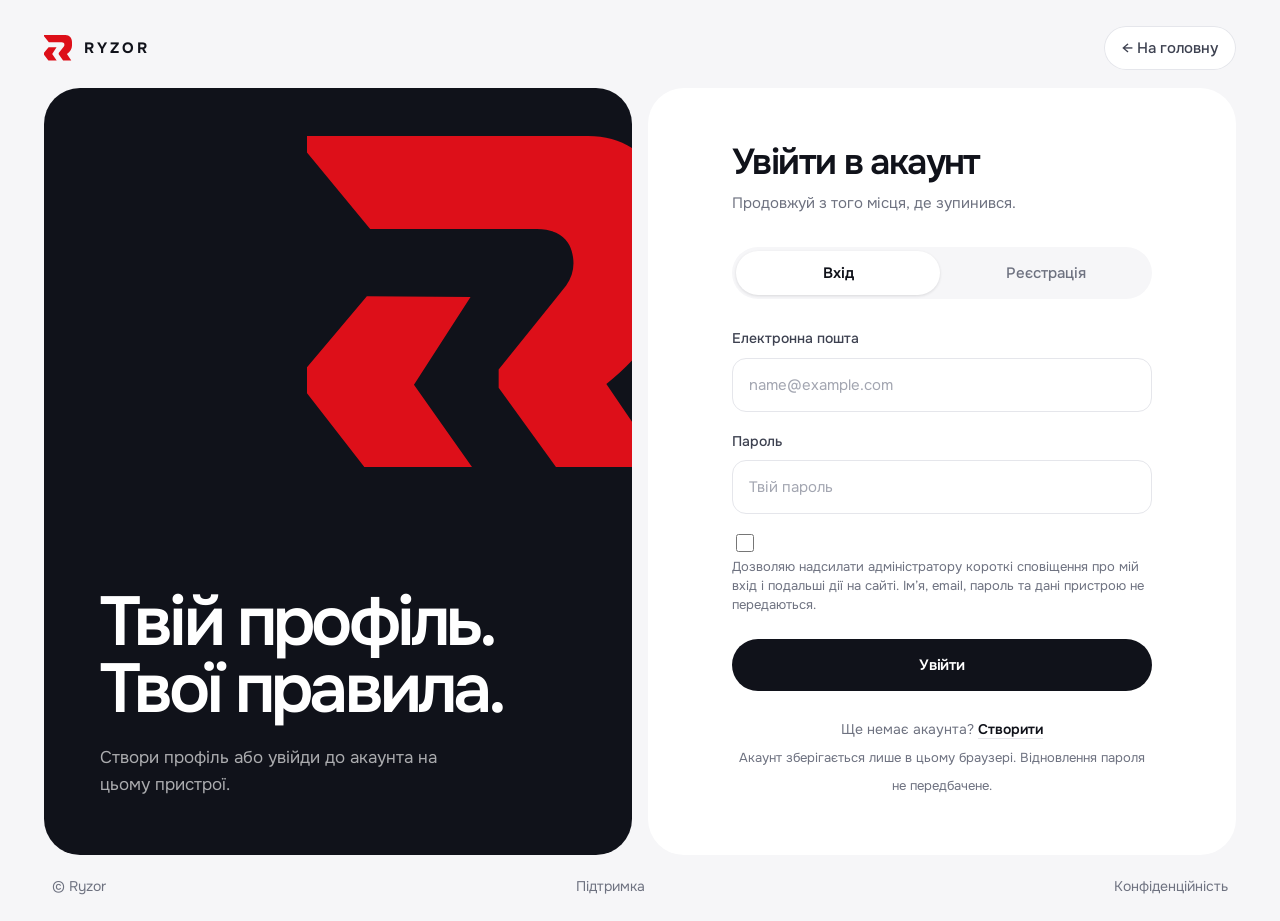
<file: auth.html>
<!doctype html>
<html lang="uk">
<head>
  <meta charset="utf-8">
  <meta name="viewport" content="width=device-width, initial-scale=1">
  <meta name="theme-color" content="#f6f6f8">
  <meta name="referrer" content="no-referrer">
  <meta name="description" content="Локальна реєстрація та вхід у RYZOR.">
  <title>Акаунт — RYZOR</title>
  <link rel="icon" href="assets/favicon.svg" type="image/svg+xml">
  <link rel="icon" href="assets/favicon-32.png" sizes="32x32" type="image/png">
  <link rel="apple-touch-icon" href="assets/apple-touch-icon.png">
  <link rel="stylesheet" href="base.css">
  <link rel="stylesheet" href="auth.css">
  <script src="api-config.js" defer></script>
  <script src="telegram.js" defer></script>
  <script src="auth.js" defer></script>
</head>
<body>
  <main class="auth-shell">
    <header class="auth-top">
      <a class="brand" href="index.html"><svg class="logo-mark" viewBox="0 0 100 91" aria-hidden="true"><path d="M16.4 43.9 0 63.4v7.1l15.7 20.2h29.5L29.3 68.2l15.5-24.1z"/><path d="M0 0h77c14 0 23 11 23 25v13c0 11-7 21-18 30l15.5 22.7H68.2L52.5 69v-5L71 41c2-3 2.5-6 1.5-9.5-.8-3-3.5-6-9.5-6H17.3L0 4.5z"/></svg><span>RYZOR</span></a>
      <a class="back-link" href="index.html">← На головну</a>
    </header>
    <section class="auth-layout">
      <aside class="auth-aside">
        <div class="eyebrow"><i></i> RYZOR / ACCOUNT</div>
        <h1>Твій профіль.<br>Твої правила.</h1>
        <p>Створи профіль або увійди до акаунта на цьому пристрої.</p>
        <div class="aside-foot"><span>LOCAL ACCOUNT</span><b>01 — 01</b></div>
        <div class="orbit orbit-one"></div><div class="orbit orbit-two"></div>
      </aside>
      <section class="auth-card" aria-labelledby="authTitle">
        <div class="card-topline"><span>ACCOUNT</span><span>LOCAL ACCESS</span></div>
        <div id="authMain">
          <div class="auth-heading">
            <div class="eyebrow">WELCOME TO RYZOR</div>
            <h2 id="authTitle">Увійти в акаунт</h2>
            <p id="authSubtitle">Продовжуй з того місця, де зупинився.</p>
          </div>
          <div class="mode-switch" role="tablist" aria-label="Тип доступу">
            <button class="mode-tab is-active" type="button" data-mode="login" role="tab" aria-selected="true">Вхід</button>
            <button class="mode-tab" type="button" data-mode="register" role="tab" aria-selected="false">Реєстрація</button>
          </div>
          <section class="auth-mode" id="loginPanel">
            <form id="loginForm" class="auth-form">
              <label class="field"><span>Електронна пошта</span><input name="email" type="email" autocomplete="email" placeholder="name@example.com" maxlength="254" required></label>
              <label class="field"><span>Пароль</span><input name="password" type="password" autocomplete="current-password" placeholder="Твій пароль" minlength="10" maxlength="128" required></label>
              <label class="privacy-consent notify-consent"><input type="checkbox" name="telegramNotifyConsent"><span>Дозволяю надсилати адміністратору короткі сповіщення про мій вхід і подальші дії на сайті. Ім’я, email, пароль та дані пристрою не передаються.</span></label>
              <button class="submit-button" type="submit">Увійти</button>
            </form>
            <p class="switch-note">Ще немає акаунта? <button type="button" class="inline-action" data-switch="register">Створити</button><br><span class="fineprint">Акаунт зберігається лише в цьому браузері. Відновлення пароля не передбачене.</span></p>
          </section>
          <section class="auth-mode" id="registerPanel" hidden>
            <form id="registerForm" class="auth-form">
              <label class="field"><span>Повне ім’я</span><input name="fullName" type="text" autocomplete="name" placeholder="Ім’я та прізвище" minlength="3" maxlength="100" required></label>
              <label class="field"><span>Електронна пошта</span><input name="email" type="email" autocomplete="email" placeholder="name@example.com" maxlength="254" required></label>
              <label class="field"><span>Придумай пароль</span><input name="password" type="password" autocomplete="new-password" placeholder="Мінімум 10 символів" minlength="10" maxlength="128" required></label>
              <label class="field"><span>Повтори пароль</span><input name="passwordConfirm" type="password" autocomplete="new-password" placeholder="Введи пароль ще раз" minlength="10" maxlength="128" required></label>
              <div class="password-rule">Не використовуй пароль від пошти чи інших сервісів.</div>
              <label class="privacy-consent"><input type="checkbox" name="privacyConsent" required><span>Я ознайомився(-лася) з <a href="privacy.html" target="_blank" rel="noopener noreferrer">Політикою конфіденційності</a>.</span></label>
              <label class="privacy-consent notify-consent"><input type="checkbox" name="telegramNotifyConsent"><span>Дозволяю надсилати адміністратору короткі сповіщення про реєстрацію та подальші дії на сайті. Ім’я, email, пароль та дані пристрою не передаються.</span></label>
              <button class="submit-button" type="submit">Створити акаунт</button>
            </form>
            <p class="switch-note">Вже маєш акаунт? <button type="button" class="inline-action" data-switch="login">Увійти</button></p>
          </section>
        </div>
        <section id="accountPanel" class="account-panel" hidden>
          <div class="account-avatar" id="accountAvatar">R</div>
          <div class="eyebrow">LOCAL PROFILE</div>
          <h2 id="accountName">Твій акаунт</h2>
          <p id="accountEmail" class="account-email"></p>
          <div class="account-meta"><span>Статус</span><b>Профіль на цьому пристрої</b></div>
          <section class="account-subscription" aria-live="polite"><div class="account-section-head"><b>Підписка</b><button type="button" id="refreshAccount" class="inline-action">Оновити</button></div><p id="accountPlanName">Без активної підписки</p><small id="accountPlanMeta">Тут показуються лише локально збережені заявки.</small></section>
          <section class="account-orders"><b>Останні заявки</b><div id="accountOrders"><p class="account-muted">Заявок поки немає.</p></div></section>
          <button type="button" class="account-export-button" id="exportAccountButton">Завантажити мої дані</button>
          <a href="index.html" class="submit-button account-home">На головну</a>
          <button type="button" class="logout-button" id="logoutButton">Вийти з акаунта</button>
          <button type="button" class="delete-account-button" id="deleteAccountButton">Видалити акаунт і дані</button>
        </section>
        <div class="auth-status" id="authStatus" role="status" aria-live="polite" hidden></div>
        <div class="card-bottomline"><span>RYZOR ACCOUNT</span><span>THIS DEVICE ONLY</span></div>
      </section>
    </section>
    <footer class="auth-footer"><span>© Ryzor</span><a href="index.html#support">Підтримка</a><a href="privacy.html">Конфіденційність</a></footer>
  </main>
</body>
</html>
</file>
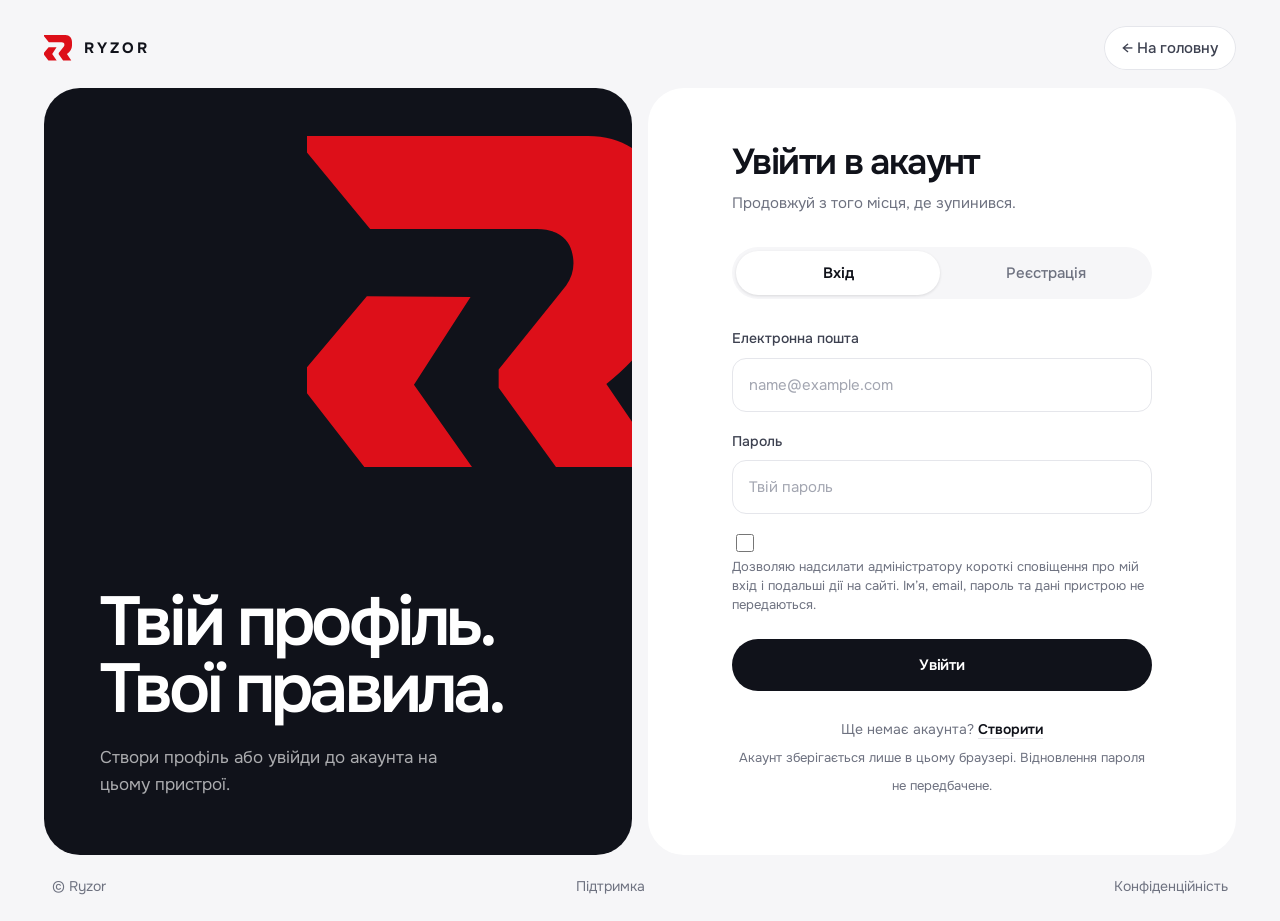
<file: payment.html>
<!doctype html>
<html lang="uk">
<head>
  <meta charset="utf-8">
  <meta name="viewport" content="width=device-width, initial-scale=1">
  <meta name="theme-color" content="#f6f6f8">
  <meta name="referrer" content="no-referrer">
  <meta name="description" content="Оформлення тарифу RYZOR.">
  <title>RYZOR — оформлення тарифу</title>
  <link rel="icon" href="assets/favicon.svg" type="image/svg+xml">
  <link rel="icon" href="assets/favicon-32.png" sizes="32x32" type="image/png">
  <link rel="apple-touch-icon" href="assets/apple-touch-icon.png">
  <link rel="stylesheet" href="base.css">
  <link rel="stylesheet" href="payment.css">
  <script src="api-config.js" defer></script>
  <script src="telegram.js" defer></script>
  <script src="payment.js" defer></script>
</head>
<body class="payment-page">
  <header class="payment-header">
    <a class="payment-brand" href="index.html" aria-label="RYZOR — на головну"><svg class="logo-mark" viewBox="0 0 100 91" aria-hidden="true"><path d="M16.4 43.9 0 63.4v7.1l15.7 20.2h29.5L29.3 68.2l15.5-24.1z"/><path d="M0 0h77c14 0 23 11 23 25v13c0 11-7 21-18 30l15.5 22.7H68.2L52.5 69v-5L71 41c2-3 2.5-6 1.5-9.5-.8-3-3.5-6-9.5-6H17.3L0 4.5z"/></svg><span>RYZOR</span></a>
    <a class="payment-back" href="index.html#plans"><span aria-hidden="true">←</span> Повернутися до тарифів</a>
  </header>
  <main class="payment-main">
    <div class="payment-heading"><h1>Оформлення тарифу</h1><p>Обери тариф і створи серійний код для менеджера.</p></div>
    <div class="payment-steps" aria-label="Етапи оформлення">
      <div class="payment-step is-active" data-step-indicator="1"><span>1</span><b>Тариф</b></div><i></i>
      <div class="payment-step" data-step-indicator="2"><span>2</span><b>Серійний код</b></div>
    </div>

    <section class="checkout-layout" id="checkoutStepOne">
      <form class="checkout-card" id="checkoutForm">
        <div class="checkout-card-head"><div><span class="checkout-kicker">Крок 1 з 2</span><h2>Твоє замовлення</h2></div><span class="checkout-head-icon"><svg viewBox="0 0 24 24"><path d="M4 7h16M6 7V4h12v3M6 7v13h12V7M9 11h6M9 15h6"/></svg></span></div>
        <div class="checkout-fields">
          <label class="checkout-field"><span>Нікнейм у Ryzor</span><input name="nickname" id="checkoutNickname" type="text" minlength="2" maxlength="24" placeholder="Player_ua" autocomplete="nickname" required></label>
          <label class="checkout-field"><span>Тариф</span><select name="plan" id="checkoutPlan" required><option value="free">Безкоштовний — 0 ₴</option><option value="pro" selected>Професійний — 299 ₴ / місяць (−50%)</option><option value="unlimited">Безлімітний — 499 ₴ / місяць (−50%)</option></select></label>
          <input type="hidden" name="fullName" id="checkoutFullName">
          <input type="hidden" name="email" id="checkoutEmail">
        </div>
        <label class="checkout-consent checkout-privacy-consent"><input id="checkoutPrivacyConsent" type="checkbox" required><span>Я ознайомився(-лася) з <a href="privacy.html" target="_blank" rel="noopener noreferrer">Політикою конфіденційності</a>.</span></label>
        <label class="checkout-consent checkout-privacy-consent"><input id="telegramNotifyConsent" name="telegramNotifyConsent" type="checkbox"><span>Дозволяю надіслати адміністратору Telegram сповіщення про заявку: тариф і серійний код. Ім’я та email не передаються.</span></label>
        <button class="checkout-primary" id="checkoutContinue" type="submit">Створити серійний код <svg viewBox="0 0 24 24"><path d="M5 12h14m-6-6 6 6-6 6"/></svg></button>
        <div class="payment-submit-status is-error" id="checkoutStepStatus" role="status" aria-live="polite" hidden></div>
      </form>
      <aside class="order-summary">
        <span class="summary-kicker">Обраний тариф</span>
        <h3 id="summaryPlanName">Професійний</h3><p id="summaryPlanDescription">Для регулярних ігрових сесій.</p>
        <div class="summary-price"><del id="summaryOldPrice" hidden></del><strong id="summaryPlanPrice">299 ₴</strong><span id="summaryPlanPeriod">/ 30 днів</span><em id="summaryDiscount" hidden>−50%</em></div>
        <div class="summary-divider"></div>
        <div class="summary-line"><span>Тариф</span><b id="summaryPlanShort">Професійний</b></div>
        <div class="summary-line"><span>Тривалість</span><b id="summaryPlanDuration">30 днів</b></div>
        <div class="summary-line summary-total"><span>Вартість</span><b id="summaryTotal">299 ₴</b></div>
      </aside>
    </section>

    <section class="payment-success" id="paymentSuccess" hidden>
      <div class="success-mark"><svg viewBox="0 0 24 24"><path d="m5 12 4.5 4.5L19 7"/></svg></div>
      <span class="checkout-kicker">КОД СТВОРЕНО</span>
      <h2>Напиши менеджеру</h2>
      <p>Щоб отримати тариф, напиши менеджеру у Telegram та надішли повідомлення з цим серійним кодом.</p>
      <div class="success-plan">Обраний тариф: <strong id="successPlanName">Професійний</strong></div>
      <div class="success-order"><span>Серійний код</span><b id="successOrderId">—</b></div>
      <button class="checkout-primary success-copy-button" type="button" id="copySerial">Скопіювати повідомлення</button>
      <a class="telegram-fallback success-telegram-link" href="https://t.me/st0fen" target="_blank" rel="noopener noreferrer">Написати менеджеру у Telegram</a>
      <a class="checkout-primary success-home" href="index.html">Повернутися на сайт</a>
    </section>

    <p class="payment-legal">Умови отримання тарифу та наступні кроки узгоджуються з менеджером у Telegram.</p>
  </main>
  <div class="payment-toast" id="paymentToast" role="status" aria-live="polite"></div>
  <footer class="payment-footer"><span>© <span id="paymentYear"></span> RYZOR</span><a href="privacy.html">Політика конфіденційності</a></footer>
</body>
</html>
</file>
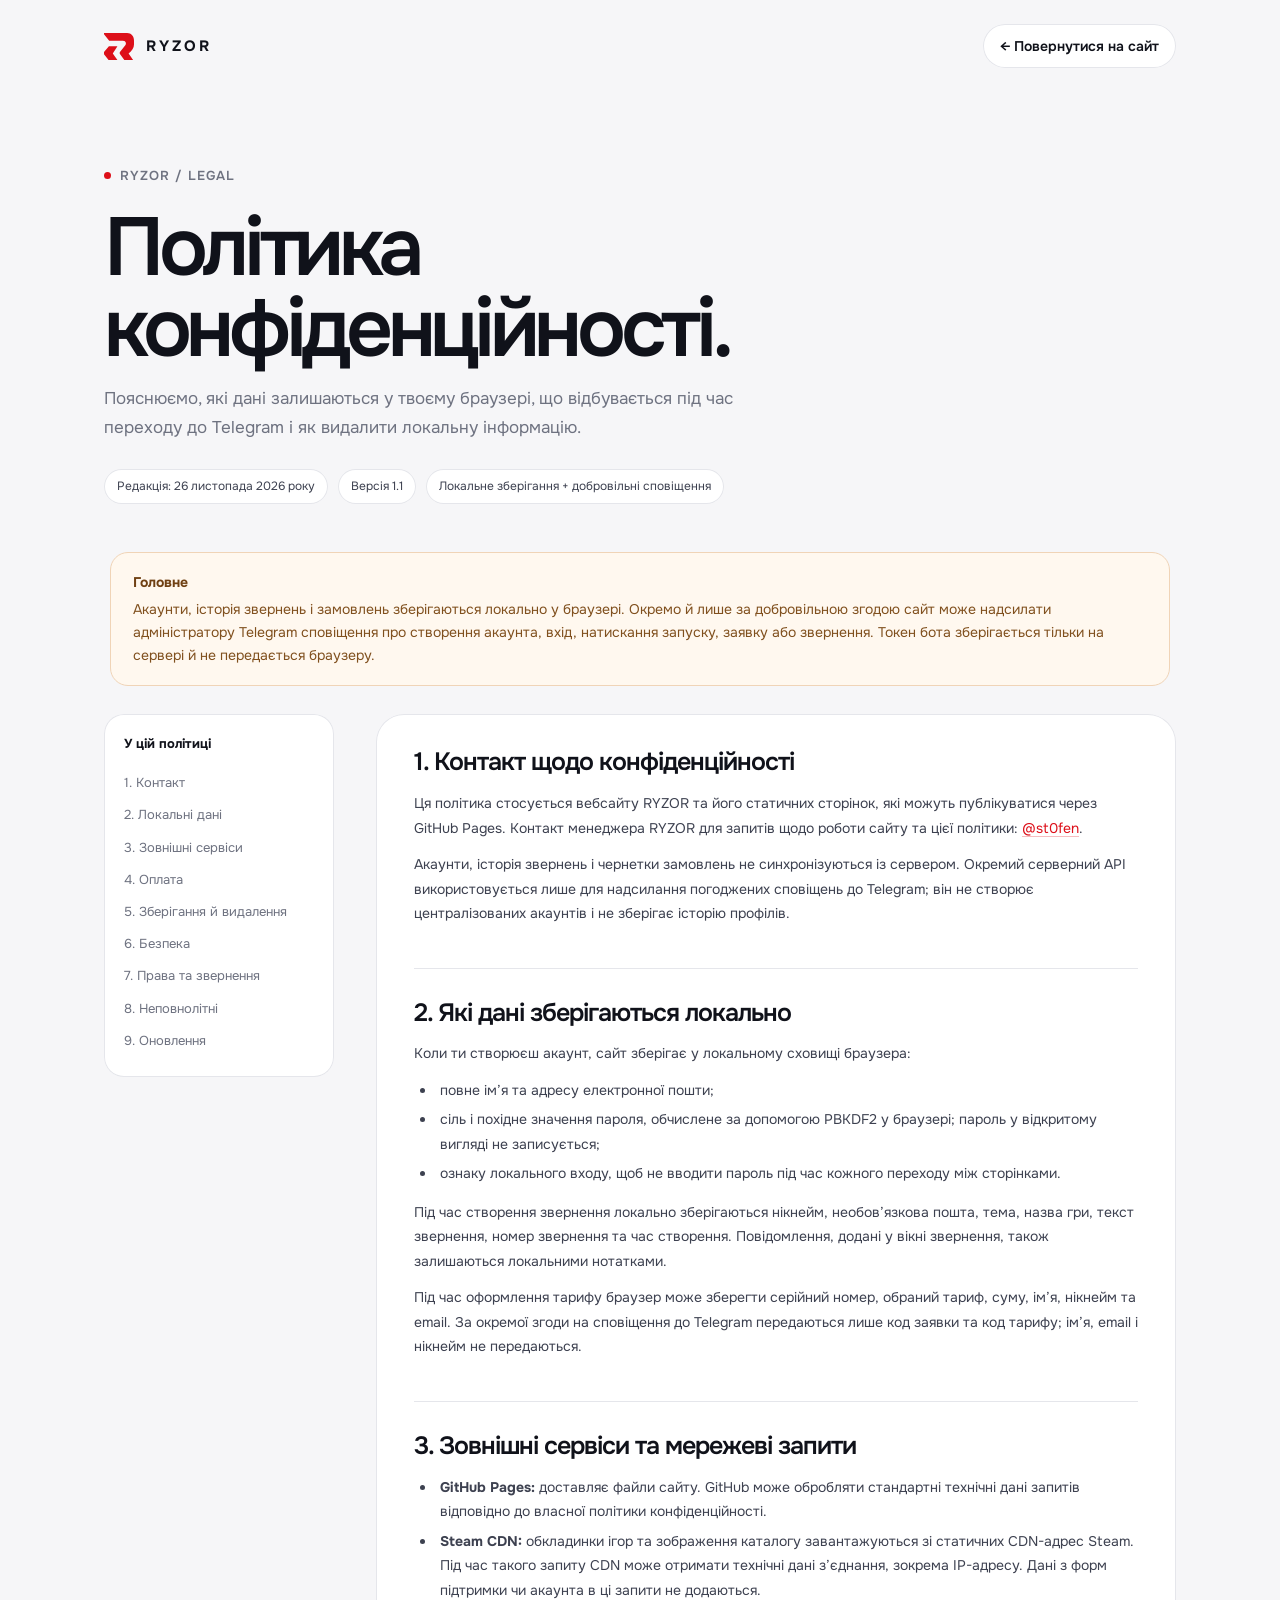
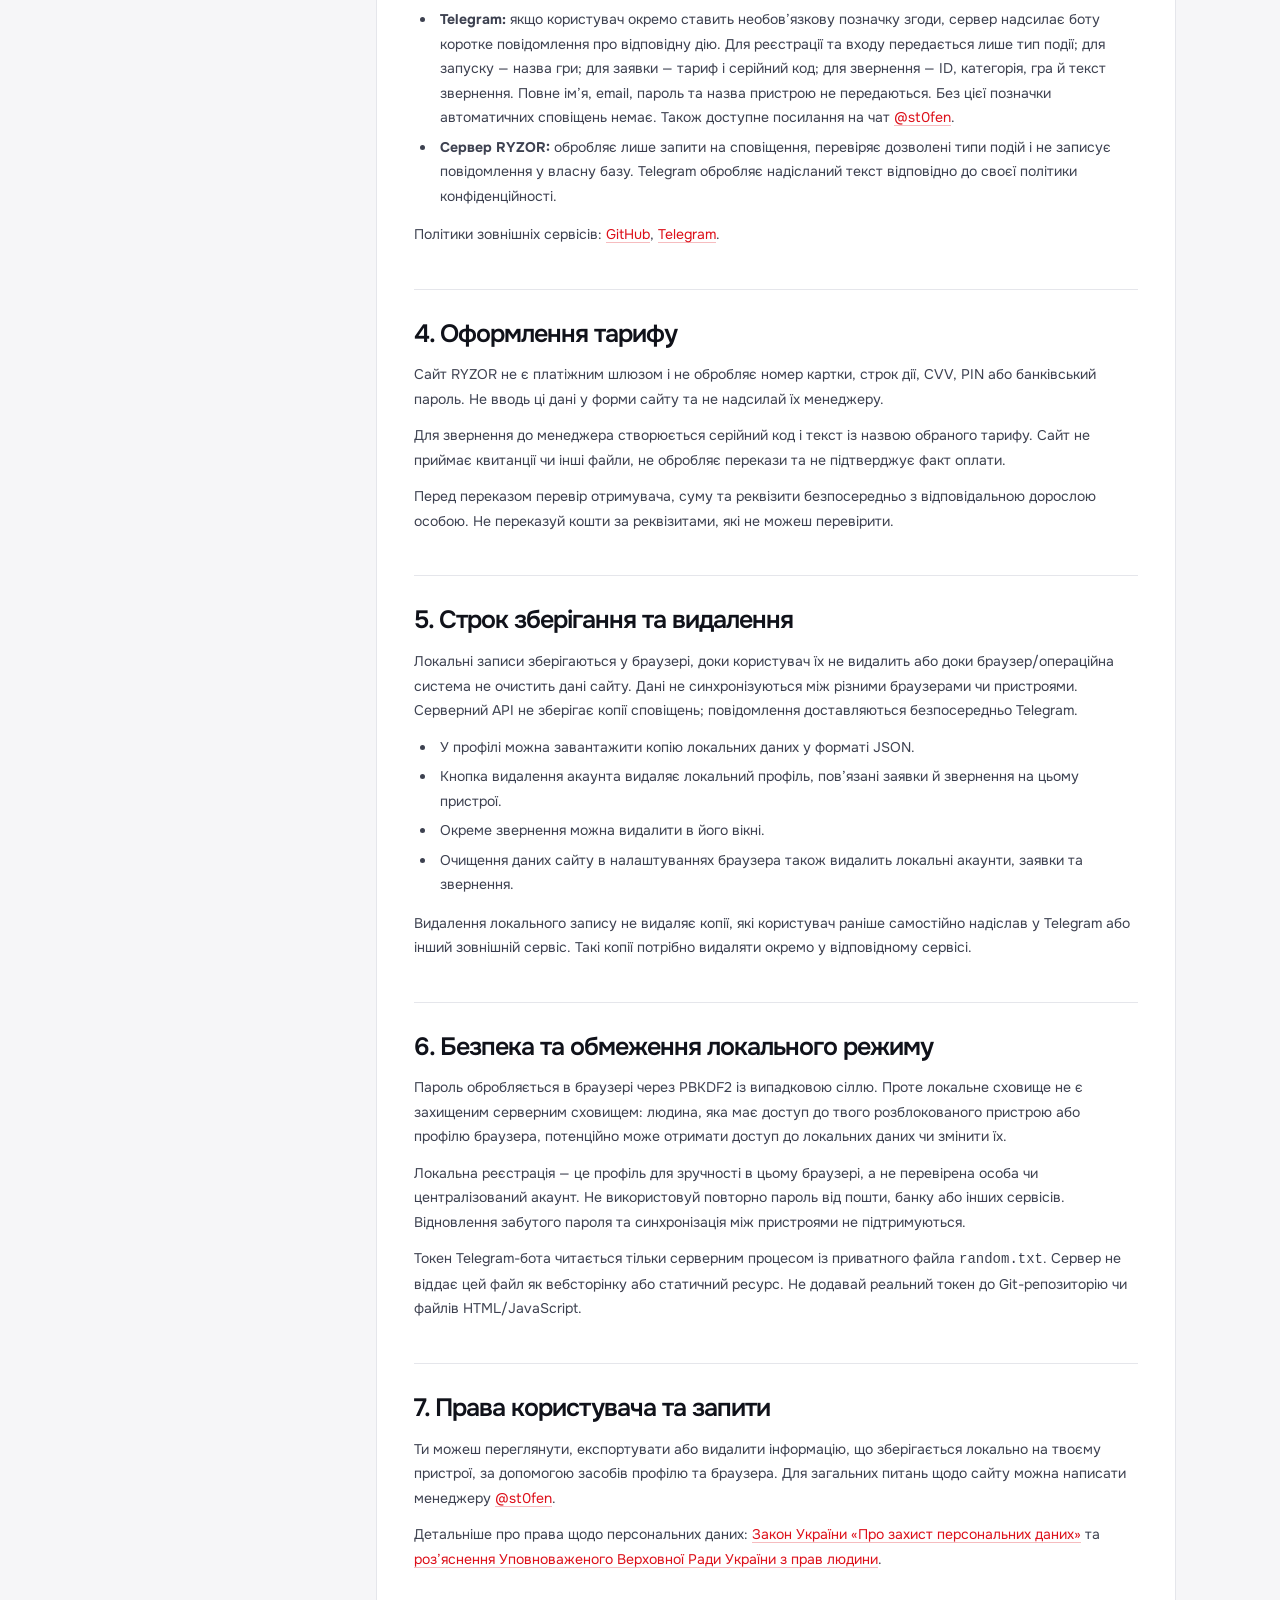
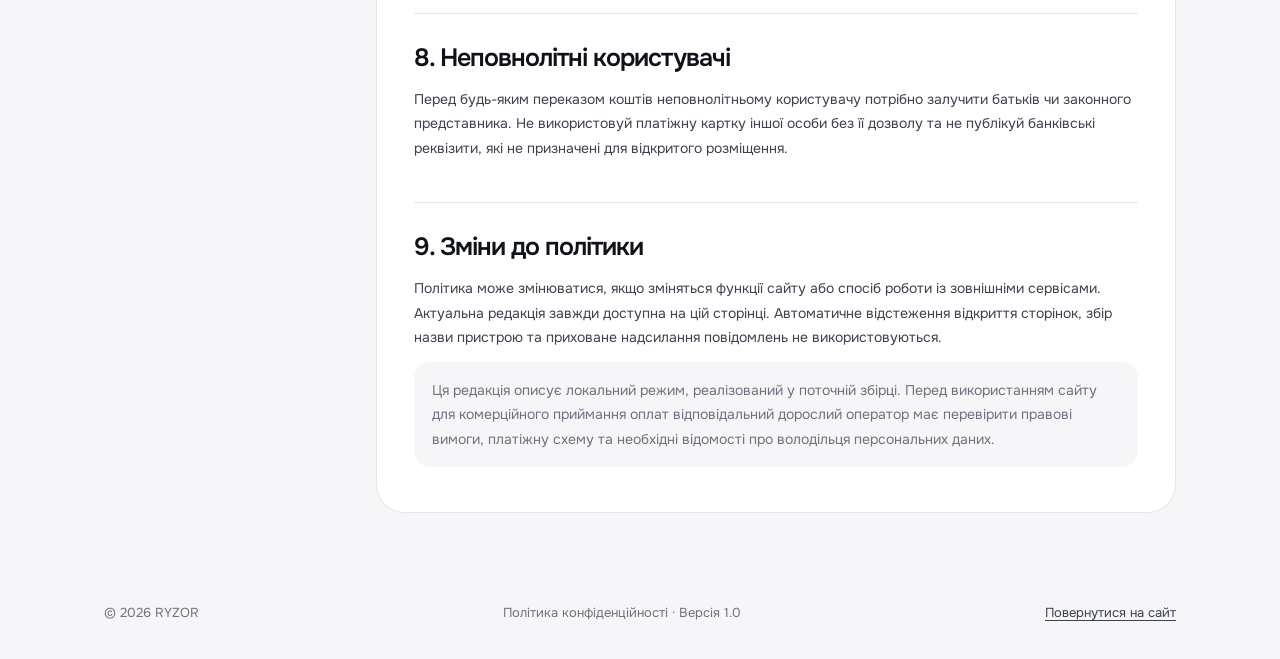
<file: privacy.html>
<!doctype html>
<html lang="uk">
<head>
  <meta charset="utf-8">
  <meta name="viewport" content="width=device-width, initial-scale=1">
  <meta name="theme-color" content="#f6f6f8">
  <meta name="referrer" content="no-referrer">
  <meta name="description" content="Політика конфіденційності RYZOR.">
  <title>Політика конфіденційності — RYZOR</title>
  <link rel="icon" href="assets/favicon.svg" type="image/svg+xml">
  <link rel="stylesheet" href="base.css">
  <style>
    .privacy-page{min-height:100vh}
    .privacy-header{max-width:1120px;margin:0 auto;padding:24px;display:flex;align-items:center;justify-content:space-between;gap:18px}
    .privacy-back{display:inline-flex;align-items:center;gap:8px;padding:11px 17px;border-radius:999px;background:#fff;box-shadow:inset 0 0 0 1px var(--line);font-size:14px;font-weight:600;transition:.2s}
    .privacy-back:hover{color:var(--red);box-shadow:inset 0 0 0 1px var(--red)}
    .privacy-hero{max-width:1120px;margin:28px auto 0;padding:42px 24px 48px}
    .privacy-kicker{display:inline-flex;align-items:center;gap:9px;color:var(--mute);font-size:13px;font-weight:600;letter-spacing:.08em;text-transform:uppercase}
    .privacy-kicker i{width:7px;height:7px;border-radius:50%;background:var(--red)}
    .privacy-hero h1{max-width:850px;margin:22px 0 16px;font-size:clamp(42px,7vw,82px);line-height:.98;letter-spacing:-.065em}
    .privacy-hero>p{max-width:700px;color:var(--mute);font-size:17px;line-height:1.7}
    .privacy-meta{display:flex;flex-wrap:wrap;gap:10px;margin-top:26px}
    .privacy-meta span{padding:8px 13px;border-radius:999px;background:#fff;color:var(--ink2);box-shadow:inset 0 0 0 1px var(--line);font-size:12px}
    .privacy-alert{max-width:1060px;margin:0 auto 28px;padding:18px 22px;border:1px solid #f0d4b7;border-radius:18px;background:#fff8ef;color:#80501e;font-size:14px;line-height:1.65}
    .privacy-alert strong{display:block;margin-bottom:4px;color:#704114}
    .privacy-shell{max-width:1120px;margin:0 auto;padding:0 24px 90px;display:grid;grid-template-columns:230px minmax(0,1fr);gap:42px;align-items:start}
    .privacy-toc{position:sticky;top:24px;padding:20px;border-radius:20px;background:#fff;box-shadow:inset 0 0 0 1px var(--line)}
    .privacy-toc b{display:block;margin-bottom:12px;font-size:13px}
    .privacy-toc a{display:block;padding:7px 0;color:var(--mute);font-size:13px;line-height:1.4}
    .privacy-toc a:hover{color:var(--red)}
    .privacy-content{min-width:0;padding:34px 38px;border-radius:28px;background:#fff;box-shadow:inset 0 0 0 1px var(--line)}
    .privacy-content section{padding:0 0 30px;margin:0 0 30px;border-bottom:1px solid var(--line);scroll-margin-top:28px}
    .privacy-content section:last-child{margin:0;padding:0;border:0}
    .privacy-content h2{margin-bottom:14px;font-size:25px;letter-spacing:-.04em;line-height:1.15}
    .privacy-content h3{margin:20px 0 8px;font-size:17px;letter-spacing:-.025em}
    .privacy-content p{margin:0 0 12px;color:var(--ink2);font-size:14px;line-height:1.75}
    .privacy-content ul,.privacy-content ol{margin:10px 0 14px;padding-left:22px;color:var(--ink2);font-size:14px;line-height:1.75}
    .privacy-content li{padding-left:4px;margin:5px 0}
    .privacy-content a{color:var(--red);text-decoration:underline;text-decoration-color:rgba(221,15,25,.28);text-underline-offset:3px;overflow-wrap:anywhere}
    .privacy-content a:hover{text-decoration-color:currentColor}
    .privacy-note{padding:16px 18px;border-radius:16px;background:var(--bg);color:var(--mute)!important}
    .privacy-table-wrap{overflow-x:auto;margin:16px 0;border:1px solid var(--line);border-radius:15px}
    .privacy-table{width:100%;border-collapse:collapse;font-size:13px;line-height:1.6}
    .privacy-table th,.privacy-table td{padding:12px 14px;text-align:left;vertical-align:top;border-bottom:1px solid var(--line)}
    .privacy-table th{background:var(--bg);color:var(--ink);font-weight:600}
    .privacy-table td{color:var(--ink2)}
    .privacy-table tr:last-child td{border-bottom:0}
    .privacy-operator{padding:16px 18px;border:1px dashed #d9a0a4;border-radius:16px;background:#fffafb}
    .privacy-footer{max-width:1120px;margin:0 auto;padding:0 24px 36px;display:flex;flex-wrap:wrap;justify-content:space-between;gap:16px;color:var(--mute);font-size:13px}
    .privacy-footer a{color:var(--ink2);text-decoration:underline;text-underline-offset:3px}
    @media(max-width:850px){.privacy-shell{grid-template-columns:1fr;gap:16px}.privacy-toc{position:static;display:grid;grid-template-columns:repeat(2,minmax(0,1fr));gap:0 14px}.privacy-toc b{grid-column:1/-1}.privacy-content{padding:28px 24px}}
    @media(max-width:540px){.privacy-header{padding:18px}.privacy-hero{padding:34px 20px 30px;margin-top:8px}.privacy-hero>p{font-size:15px}.privacy-alert{margin:0 16px 18px;padding:16px}.privacy-shell{padding:0 16px 54px}.privacy-toc{grid-template-columns:1fr 1fr;padding:16px}.privacy-toc a{font-size:12px}.privacy-content{padding:24px 18px;border-radius:22px}.privacy-content h2{font-size:22px}.privacy-footer{padding:0 18px 26px}}
  </style>
</head>
<body class="privacy-page">
  <header class="privacy-header">
    <a class="brand" href="index.html"><svg class="logo-mark" viewBox="0 0 100 91" aria-hidden="true"><path d="M16.4 43.9 0 63.4v7.1l15.7 20.2h29.5L29.3 68.2l15.5-24.1z"/><path d="M0 0h77c14 0 23 11 23 25v13c0 11-7 21-18 30l15.5 22.7H68.2L52.5 69v-5L71 41c2-3 2.5-6 1.5-9.5-.8-3-3.5-6-9.5-6H17.3L0 4.5z"/></svg><span>RYZOR</span></a>
    <a class="privacy-back" href="index.html">← Повернутися на сайт</a>
  </header>
  <section class="privacy-hero">
    <span class="privacy-kicker"><i></i> RYZOR / LEGAL</span>
    <h1>Політика<br>конфіденційності.</h1>
    <p>Пояснюємо, які дані залишаються у твоєму браузері, що відбувається під час переходу до Telegram і як видалити локальну інформацію.</p>
    <div class="privacy-meta"><span>Редакція: 26 листопада 2026 року</span><span>Версія 1.1</span><span>Локальне зберігання + добровільні сповіщення</span></div>
  </section>
  <div class="privacy-alert"><strong>Головне</strong>Акаунти, історія звернень і замовлень зберігаються локально у браузері. Окремо й лише за добровільною згодою сайт може надсилати адміністратору Telegram сповіщення про створення акаунта, вхід, натискання запуску, заявку або звернення. Токен бота зберігається тільки на сервері й не передається браузеру.</div>
  <main class="privacy-shell">
    <nav class="privacy-toc" aria-label="Зміст">
      <b>У цій політиці</b>
      <a href="#operator">1. Контакт</a>
      <a href="#data">2. Локальні дані</a>
      <a href="#external">3. Зовнішні сервіси</a>
      <a href="#payments">4. Оплата</a>
      <a href="#storage">5. Зберігання й видалення</a>
      <a href="#security">6. Безпека</a>
      <a href="#rights">7. Права та звернення</a>
      <a href="#minors">8. Неповнолітні</a>
      <a href="#updates">9. Оновлення</a>
    </nav>
    <article class="privacy-content">
      <section id="operator">
        <h2>1. Контакт щодо конфіденційності</h2>
        <p>Ця політика стосується вебсайту RYZOR та його статичних сторінок, які можуть публікуватися через GitHub Pages. Контакт менеджера RYZOR для запитів щодо роботи сайту та цієї політики: <a href="https://t.me/st0fen" target="_blank" rel="noopener noreferrer">@st0fen</a>.</p>
        <p>Акаунти, історія звернень і чернетки замовлень не синхронізуються із сервером. Окремий серверний API використовується лише для надсилання погоджених сповіщень до Telegram; він не створює централізованих акаунтів і не зберігає історію профілів.</p>
      </section>
      <section id="data">
        <h2>2. Які дані зберігаються локально</h2>
        <p>Коли ти створюєш акаунт, сайт зберігає у локальному сховищі браузера:</p>
        <ul>
          <li>повне ім’я та адресу електронної пошти;</li>
          <li>сіль і похідне значення пароля, обчислене за допомогою PBKDF2 у браузері; пароль у відкритому вигляді не записується;</li>
          <li>ознаку локального входу, щоб не вводити пароль під час кожного переходу між сторінками.</li>
        </ul>
        <p>Під час створення звернення локально зберігаються нікнейм, необов’язкова пошта, тема, назва гри, текст звернення, номер звернення та час створення. Повідомлення, додані у вікні звернення, також залишаються локальними нотатками.</p>
        <p>Під час оформлення тарифу браузер може зберегти серійний номер, обраний тариф, суму, ім’я, нікнейм та email. За окремої згоди на сповіщення до Telegram передаються лише код заявки та код тарифу; ім’я, email і нікнейм не передаються.</p>
      </section>
      <section id="external">
        <h2>3. Зовнішні сервіси та мережеві запити</h2>
        <ul>
          <li><strong>GitHub Pages:</strong> доставляє файли сайту. GitHub може обробляти стандартні технічні дані запитів відповідно до власної політики конфіденційності.</li>
          <li><strong>Steam CDN:</strong> обкладинки ігор та зображення каталогу завантажуються зі статичних CDN-адрес Steam. Під час такого запиту CDN може отримати технічні дані з’єднання, зокрема IP-адресу. Дані з форм підтримки чи акаунта в ці запити не додаються.</li>
          <li><strong>Telegram:</strong> якщо користувач окремо ставить необов’язкову позначку згоди, сервер надсилає боту коротке повідомлення про відповідну дію. Для реєстрації та входу передається лише тип події; для запуску — назва гри; для заявки — тариф і серійний код; для звернення — ID, категорія, гра й текст звернення. Повне ім’я, email, пароль та назва пристрою не передаються. Без цієї позначки автоматичних сповіщень немає. Також доступне посилання на чат <a href="https://t.me/st0fen" target="_blank" rel="noopener noreferrer">@st0fen</a>.</li>
          <li><strong>Сервер RYZOR:</strong> обробляє лише запити на сповіщення, перевіряє дозволені типи подій і не записує повідомлення у власну базу. Telegram обробляє надісланий текст відповідно до своєї політики конфіденційності.</li>
        </ul>
        <p>Політики зовнішніх сервісів: <a href="https://docs.github.com/en/site-policy/privacy-policies/github-general-privacy-statement" target="_blank" rel="noopener noreferrer">GitHub</a>, <a href="https://telegram.org/privacy" target="_blank" rel="noopener noreferrer">Telegram</a>.</p>
      </section>
      <section id="payments">
        <h2>4. Оформлення тарифу</h2>
        <p>Сайт RYZOR не є платіжним шлюзом і не обробляє номер картки, строк дії, CVV, PIN або банківський пароль. Не вводь ці дані у форми сайту та не надсилай їх менеджеру.</p>
        <p>Для звернення до менеджера створюється серійний код і текст із назвою обраного тарифу. Сайт не приймає квитанції чи інші файли, не обробляє перекази та не підтверджує факт оплати.</p>
        <p>Перед переказом перевір отримувача, суму та реквізити безпосередньо з відповідальною дорослою особою. Не переказуй кошти за реквізитами, які не можеш перевірити.</p>
      </section>
      <section id="storage">
        <h2>5. Строк зберігання та видалення</h2>
        <p>Локальні записи зберігаються у браузері, доки користувач їх не видалить або доки браузер/операційна система не очистить дані сайту. Дані не синхронізуються між різними браузерами чи пристроями. Серверний API не зберігає копії сповіщень; повідомлення доставляються безпосередньо Telegram.</p>
        <ul>
          <li>У профілі можна завантажити копію локальних даних у форматі JSON.</li>
          <li>Кнопка видалення акаунта видаляє локальний профіль, пов’язані заявки й звернення на цьому пристрої.</li>
          <li>Окреме звернення можна видалити в його вікні.</li>
          <li>Очищення даних сайту в налаштуваннях браузера також видалить локальні акаунти, заявки та звернення.</li>
        </ul>
        <p>Видалення локального запису не видаляє копії, які користувач раніше самостійно надіслав у Telegram або інший зовнішній сервіс. Такі копії потрібно видаляти окремо у відповідному сервісі.</p>
      </section>
      <section id="security">
        <h2>6. Безпека та обмеження локального режиму</h2>
        <p>Пароль обробляється в браузері через PBKDF2 із випадковою сіллю. Проте локальне сховище не є захищеним серверним сховищем: людина, яка має доступ до твого розблокованого пристрою або профілю браузера, потенційно може отримати доступ до локальних даних чи змінити їх.</p>
        <p>Локальна реєстрація — це профіль для зручності в цьому браузері, а не перевірена особа чи централізований акаунт. Не використовуй повторно пароль від пошти, банку або інших сервісів. Відновлення забутого пароля та синхронізація між пристроями не підтримуються.</p>
        <p>Токен Telegram-бота читається тільки серверним процесом із приватного файла <code>random.txt</code>. Сервер не віддає цей файл як вебсторінку або статичний ресурс. Не додавай реальний токен до Git-репозиторію чи файлів HTML/JavaScript.</p>
      </section>
      <section id="rights">
        <h2>7. Права користувача та запити</h2>
        <p>Ти можеш переглянути, експортувати або видалити інформацію, що зберігається локально на твоєму пристрої, за допомогою засобів профілю та браузера. Для загальних питань щодо сайту можна написати менеджеру <a href="https://t.me/st0fen" target="_blank" rel="noopener noreferrer">@st0fen</a>.</p>
        <p>Детальніше про права щодо персональних даних: <a href="https://zakon.rada.gov.ua/laws/show/2297-17#Text" target="_blank" rel="noopener noreferrer">Закон України «Про захист персональних даних»</a> та <a href="https://ombudsman.gov.ua/uk/zahist-personalnih-danih-faq" target="_blank" rel="noopener noreferrer">роз’яснення Уповноваженого Верховної Ради України з прав людини</a>.</p>
      </section>
      <section id="minors">
        <h2>8. Неповнолітні користувачі</h2>
        <p>Перед будь-яким переказом коштів неповнолітньому користувачу потрібно залучити батьків чи законного представника. Не використовуй платіжну картку іншої особи без її дозволу та не публікуй банківські реквізити, які не призначені для відкритого розміщення.</p>
      </section>
      <section id="updates">
        <h2>9. Зміни до політики</h2>
        <p>Політика може змінюватися, якщо зміняться функції сайту або спосіб роботи із зовнішніми сервісами. Актуальна редакція завжди доступна на цій сторінці. Автоматичне відстеження відкриття сторінок, збір назви пристрою та приховане надсилання повідомлень не використовуються.</p>
        <p class="privacy-note">Ця редакція описує локальний режим, реалізований у поточній збірці. Перед використанням сайту для комерційного приймання оплат відповідальний дорослий оператор має перевірити правові вимоги, платіжну схему та необхідні відомості про володільця персональних даних.</p>
      </section>
    </article>
  </main>
  <footer class="privacy-footer"><span>© <span id="privacyYear">2026</span> RYZOR</span><span>Політика конфіденційності · Версія 1.0</span><a href="index.html">Повернутися на сайт</a></footer>
  <script>document.getElementById('privacyYear').textContent = String(new Date().getFullYear());</script>
</body>
</html>
</file>
<file: base.css>
@import url('https://fonts.googleapis.com/css2?family=Onest:wght@400;500;600;700&display=swap');
:root{--bg:#f6f6f8;--card:#fff;--ink:#10121a;--ink2:#3d4150;--mute:#6e7280;--line:#e5e6eb;--red:#dd0f19;--red2:#b60a13;--sans:'Onest',system-ui,-apple-system,'Segoe UI',Roboto,Arial,sans-serif;--ease:cubic-bezier(.2,.7,.2,1)}
*{box-sizing:border-box}html{scroll-behavior:smooth;scroll-padding-top:96px}
body{margin:0;background:var(--bg);color:var(--ink);font:400 15px/1.6 var(--sans);-webkit-font-smoothing:antialiased;text-rendering:optimizeLegibility}
body.modal-open{overflow:hidden}a{color:inherit;text-decoration:none}button,input,select,textarea{font:inherit;color:inherit}button{cursor:pointer}[hidden]{display:none!important}
h1,h2,h3{margin:0;font-weight:600;letter-spacing:-.04em;line-height:1.04}p{margin:0}
:focus-visible{outline:2px solid var(--red);outline-offset:3px;border-radius:8px}
.wordmark,.brand,.payment-brand{display:inline-flex;align-items:center;gap:12px;font-weight:700;font-size:15px;letter-spacing:.2em}
.logo-mark{width:30px;height:auto;fill:var(--red);flex:none;display:block}
.btn,.submit-button,.checkout-primary{display:inline-flex;align-items:center;justify-content:center;gap:10px;height:52px;padding:0 26px;border:0;border-radius:999px;background:var(--ink);color:#fff;font-weight:600;font-size:15px;letter-spacing:-.01em;transition:background .25s var(--ease),transform .25s var(--ease),box-shadow .25s}
.btn:hover,.submit-button:hover,.checkout-primary:hover{background:var(--red);transform:translateY(-1px)}
.btn:disabled,.submit-button:disabled,.checkout-primary:disabled{opacity:.45;pointer-events:none}
.btn-quiet{background:#fff;color:var(--ink);box-shadow:inset 0 0 0 1px var(--line)}.btn-quiet:hover{background:#fff;color:var(--red);box-shadow:inset 0 0 0 1px var(--red)}
.btn span,.submit-button span{display:none}
input,select,textarea{width:100%;border:1px solid var(--line);background:#fff;border-radius:14px;padding:14px 16px;outline:0;font-size:15px;transition:border-color .2s,box-shadow .2s}
input::placeholder,textarea::placeholder{color:#a3a6b1}
input:focus,select:focus,textarea:focus{border-color:var(--ink);box-shadow:0 0 0 4px rgba(221,15,25,.09)}
select{appearance:none;background:#fff url("data:image/svg+xml,%3Csvg xmlns='http://www.w3.org/2000/svg' viewBox='0 0 12 8' fill='none' stroke='%236e7280' stroke-width='1.6'%3E%3Cpath d='m1 1.500 5 5 5-5'/%3E%3C/svg%3E") no-repeat right 16px center/12px;padding-right:40px}
@media(prefers-reduced-motion:reduce){*,*::before,*::after{scroll-behavior:auto!important;transition:none!important;animation:none!important}}
</file>
<file: auth.css>
/* RYZOR — акаунт. Токени та кнопки: base.css */
@keyframes rise{from{opacity:0;transform:translateY(16px)}to{opacity:1;transform:none}}
.auth-shell{max-width:1240px;min-height:100vh;margin:0 auto;padding:20px 24px 24px;display:flex;flex-direction:column}
.auth-top{display:flex;justify-content:space-between;align-items:center;height:56px;margin-bottom:12px}.brand .logo-mark{width:28px}
.back-link{padding:10px 18px;border-radius:999px;background:#fff;box-shadow:inset 0 0 0 1px var(--line);font-weight:500;color:var(--ink2);transition:.2s}.back-link:hover{color:var(--red);box-shadow:inset 0 0 0 1px var(--red)}
.auth-layout{flex:1;display:grid;grid-template-columns:1fr 1fr;gap:16px;min-height:640px}
.auth-aside{position:relative;overflow:hidden;display:flex;flex-direction:column;justify-content:flex-end;padding:56px;border-radius:36px;background:var(--ink) url("assets/logo-mark.svg") right -40px top 48px/62% no-repeat;color:#fff;animation:rise .8s var(--ease) both}
.auth-aside h1{font-size:clamp(44px,5.4vw,76px);letter-spacing:-.055em;line-height:.98;font-weight:600}.auth-aside p{margin-top:20px;max-width:360px;color:rgba(255,255,255,.65);font-size:17px}
.auth-aside .eyebrow,.aside-foot,.orbit,.card-topline,.card-bottomline,.auth-heading .eyebrow,.account-panel .eyebrow{display:none}
.auth-card{display:flex;flex-direction:column;justify-content:center;padding:56px 48px;border-radius:36px;background:#fff;animation:rise .8s .1s var(--ease) both}
#authMain,.account-panel{width:100%;max-width:420px;margin:0 auto}
.auth-heading h2{font-size:36px;letter-spacing:-.045em}.auth-heading p{margin-top:10px;color:var(--mute)}
.mode-switch{display:grid;grid-template-columns:1fr 1fr;gap:4px;margin:32px 0 28px;padding:4px;border-radius:999px;background:var(--bg)}
.mode-tab{height:44px;border:0;border-radius:999px;background:transparent;color:var(--mute);font-weight:500;transition:.25s var(--ease)}.mode-tab.is-active{background:#fff;color:var(--ink);font-weight:600;box-shadow:0 1px 3px rgba(16,18,26,.12)}
.auth-form{display:grid;gap:18px}.field{display:block}.field span{display:block;margin-bottom:8px;font-size:14px;font-weight:500;color:var(--ink2)}
.submit-button{width:100%;margin-top:6px}.submit-button.is-loading,.is-loading{opacity:.6;pointer-events:none;cursor:wait}
.switch-note{margin-top:24px;text-align:center;color:var(--mute);font-size:14px;line-height:2}
.inline-action,.change-link{border:0;background:none;padding:0;font-weight:600;color:var(--ink);text-decoration:underline;text-underline-offset:4px;text-decoration-color:var(--line)}.inline-action:hover,.change-link:hover,.forgot-link:hover{color:var(--red)}.forgot-link{text-decoration:underline;text-underline-offset:4px;text-decoration-color:var(--line)}
.step-line{display:flex;gap:14px;align-items:flex-start;margin-bottom:18px}.step-line>span{flex:none;width:32px;height:32px;display:grid;place-items:center;border-radius:50%;background:var(--ink);color:#fff;font-size:13px;font-weight:600}.step-line b{display:block;font-weight:600}.step-line small{color:var(--mute);font-size:14px}
.google-button-wrap{display:flex;justify-content:center;min-height:44px;margin:8px 0 16px}.fineprint{color:var(--mute);font-size:13px;text-align:center}
.verified-email{display:flex;align-items:center;gap:14px;padding:14px 18px;border-radius:18px;background:var(--bg)}.verified-dot{flex:none;width:28px;height:28px;display:grid;place-items:center;border-radius:50%;background:var(--ink);color:#fff;font-size:13px}.verified-email div{flex:1;min-width:0}.verified-email small{display:block;color:var(--mute);font-size:12px}.verified-email b{display:block;font-weight:600;overflow:hidden;text-overflow:ellipsis}
.password-rule{padding:12px 16px;border-radius:14px;background:var(--bg);color:var(--mute);font-size:13px}
.account-panel{text-align:center}.account-avatar{width:88px;height:88px;margin:0 auto 24px;display:grid;place-items:center;border-radius:50%;background:var(--ink);color:#fff;font-size:34px;font-weight:600;box-shadow:0 0 0 6px var(--bg),0 0 0 7px var(--red)}.account-panel h2{font-size:32px}.account-email{margin-top:6px;color:var(--mute);overflow-wrap:anywhere}
.account-meta{display:flex;justify-content:space-between;margin:28px 0 20px;padding:16px 20px;border-radius:16px;background:var(--bg);font-size:14px}.account-meta span{color:var(--mute)}.account-meta b{font-weight:600}.account-home{width:100%}
.logout-button{margin-top:12px;width:100%;height:52px;border:0;border-radius:999px;background:transparent;box-shadow:inset 0 0 0 1px var(--line);font-weight:500;color:var(--ink2);transition:.2s}.logout-button:hover{color:var(--red);box-shadow:inset 0 0 0 1px var(--red)}
.auth-status{max-width:420px;width:100%;margin:20px auto 0;padding:14px 18px;border-radius:16px;background:var(--bg);font-size:14px}.auth-status.is-error{background:#fdecee;color:var(--red2)}
.auth-footer{display:flex;justify-content:space-between;padding:20px 8px 0;color:var(--mute);font-size:14px}
@media(max-width:900px){.auth-layout{grid-template-columns:1fr;min-height:0}.auth-aside{min-height:300px;padding:32px;background-size:60%;background-position:right -30px top 24px;order:-1}.auth-card{padding:36px 24px}.auth-footer{flex-direction:column;gap:6px}}

.account-export-button{width:100%;height:48px;margin:14px 0 10px;border:1px solid var(--line);border-radius:999px;background:#fff;color:var(--ink2);font-weight:600;transition:.2s}.account-export-button:hover{border-color:var(--ink);color:var(--red)}.account-export-button:disabled{opacity:.55;cursor:wait}

.notify-consent{margin-top:0;color:var(--mute);font-size:13px;line-height:1.45}.notify-consent input{flex:none;width:18px;height:18px;margin-top:2px;accent-color:var(--red)}.notify-consent span{display:block}
</file>
<file: payment.css>
/* RYZOR — локальне оформлення тарифу */
@keyframes rise{from{opacity:0;transform:translateY(14px)}to{opacity:1;transform:none}}
.payment-header{max-width:1100px;margin:0 auto;padding:24px;display:flex;justify-content:space-between;align-items:center;gap:16px}
.payment-brand{display:inline-flex;align-items:center;gap:12px;font-weight:700;font-size:15px;letter-spacing:.2em}
.payment-brand .logo-mark{width:28px}
.payment-back{padding:10px 18px;border-radius:999px;background:#fff;box-shadow:inset 0 0 0 1px var(--line);font-weight:500;color:var(--ink2);transition:.2s}
.payment-back:hover{color:var(--red);box-shadow:inset 0 0 0 1px var(--red)}
.payment-main{max-width:1100px;margin:0 auto;padding:24px 24px 56px}
.payment-heading{text-align:center;margin:24px 0 38px}
.payment-heading h1{font-size:clamp(38px,5vw,60px);letter-spacing:-.05em}
.payment-heading p{max-width:480px;margin:16px auto 0;color:var(--mute);font-size:17px}
.payment-steps{display:flex;align-items:center;justify-content:center;gap:14px;margin-bottom:30px}
.payment-steps>i{width:48px;height:1px;background:var(--line)}
.payment-step{display:flex;align-items:center;gap:10px;color:var(--mute);font-weight:500}
.payment-step span{width:32px;height:32px;display:grid;place-items:center;border-radius:50%;background:#fff;box-shadow:inset 0 0 0 1px var(--line);font-size:13px;transition:.3s}
.payment-step.is-active{color:var(--ink)}
.payment-step.is-active span{background:var(--ink);color:#fff;box-shadow:none}
.payment-step.is-done span{background:var(--red);color:#fff;box-shadow:none}
.checkout-layout{display:grid;grid-template-columns:1.35fr 1fr;gap:16px;align-items:start;animation:rise .55s var(--ease) both}
.checkout-card,.order-summary{padding:40px;border-radius:32px;background:#fff}
.checkout-card-head{display:flex;justify-content:space-between;align-items:flex-start;gap:16px;margin-bottom:28px}
.checkout-kicker{display:block;margin-bottom:6px;color:var(--mute);font-size:13px;font-weight:600;letter-spacing:.06em}
.checkout-card-head h2{font-size:28px}
.checkout-head-icon{flex:none;width:44px;height:44px;display:grid;place-items:center;border-radius:50%;background:var(--bg)}
.checkout-head-icon svg{width:21px;fill:none;stroke:currentColor;stroke-width:1.7;stroke-linecap:round;stroke-linejoin:round}
.checkout-fields{display:grid;gap:20px}
.checkout-field{display:block}
.checkout-field>span{display:block;margin-bottom:8px;font-size:14px;font-weight:500;color:var(--ink2)}
.checkout-consent{display:flex;gap:12px;align-items:flex-start;margin:24px 0;padding:16px 18px;border-radius:16px;background:var(--bg);color:var(--ink2);font-size:14px}
.checkout-consent input{flex:none;width:20px;height:20px;margin:2px 0 0;accent-color:var(--red)}
.checkout-privacy-consent>span{display:block;line-height:1.5}
.checkout-privacy-consent a{color:var(--red);text-decoration:underline;text-underline-offset:3px}
.checkout-primary{width:100%;min-height:52px;display:flex;align-items:center;justify-content:center;gap:10px;padding:12px 22px;border:0;border-radius:999px;background:var(--ink);color:#fff;font-weight:600;transition:background .2s,transform .2s}
.checkout-primary:hover{background:var(--red);transform:translateY(-1px)}
.checkout-primary svg{width:18px;fill:none;stroke:currentColor;stroke-width:2;stroke-linecap:round;stroke-linejoin:round}
.payment-submit-status{margin-top:16px;padding:14px 18px;border-radius:14px;background:#fdecee;color:var(--red2);font-size:14px}
.order-summary{position:sticky;top:24px;background:var(--ink);color:#fff;overflow:hidden}
.order-summary::after{content:"";position:absolute;right:-50px;bottom:-30px;width:240px;aspect-ratio:100/91;background:url("assets/logo-mark.svg") center/contain no-repeat;opacity:.14}
.summary-kicker{color:rgba(255,255,255,.6);font-size:14px}
.order-summary h3{position:relative;margin-top:20px;font-size:28px}
.order-summary>p{position:relative;margin-top:8px;color:rgba(255,255,255,.6);font-size:14px}
.summary-price{position:relative;margin:24px 0}
.summary-price strong{font-size:56px;font-weight:600;letter-spacing:-.06em}
.summary-price span{margin-left:8px;color:rgba(255,255,255,.6)}
.summary-divider{height:1px;background:rgba(255,255,255,.14);margin-bottom:8px}
.summary-line{display:flex;justify-content:space-between;gap:16px;padding:10px 0;font-size:14px;color:rgba(255,255,255,.65)}
.summary-line b{color:#fff;font-weight:500;text-align:right}
.summary-total{margin-top:6px;padding-top:16px;border-top:1px solid rgba(255,255,255,.14);font-size:16px}
.summary-total b{font-size:20px;font-weight:600}
.payment-success{max-width:600px;margin:24px auto;padding:48px 40px;border-radius:32px;background:#fff;text-align:center;animation:rise .55s var(--ease) both}
.success-mark{width:64px;height:64px;margin:0 auto 22px;display:grid;place-items:center;border-radius:50%;background:var(--red);color:#fff}
.success-mark svg{width:30px;fill:none;stroke:currentColor;stroke-width:2.4;stroke-linecap:round;stroke-linejoin:round}
.payment-success h2{margin:6px 0 12px;font-size:34px}
.payment-success>p{max-width:440px;margin:0 auto;color:var(--mute)}
.success-order{margin:26px 0 16px;padding:20px;border-radius:18px;background:var(--bg);display:flex;flex-direction:column;gap:5px}
.success-order span{color:var(--mute);font-size:13px}
.success-order b{font-size:clamp(16px,3vw,22px);font-weight:700;letter-spacing:.035em;overflow-wrap:anywhere}
.success-copy-button{margin:0 auto}
.telegram-fallback{display:block;margin:18px auto 20px;color:var(--red);font-size:15px;font-weight:700;text-align:center}
.success-home{max-width:260px;margin:0 auto}
.payment-legal{max-width:640px;margin:28px auto 0;text-align:center;color:var(--mute);font-size:13px}
.payment-toast{position:fixed;left:50%;bottom:28px;z-index:60;transform:translate(-50%,16px);opacity:0;pointer-events:none;transition:.3s var(--ease);padding:14px 22px;border-radius:999px;background:var(--ink);color:#fff;font-size:14px;white-space:nowrap}
.payment-toast.is-visible{opacity:1;transform:translate(-50%,0)}
.payment-footer{max-width:1100px;margin:0 auto;padding:8px 24px 40px;display:flex;justify-content:space-between;gap:16px;flex-wrap:wrap;color:var(--mute);font-size:14px}
@media(max-width:900px){.checkout-layout{grid-template-columns:1fr}.order-summary{position:relative;top:0;order:-1}.checkout-card,.order-summary{padding:28px 22px;border-radius:26px}}
@media(max-width:520px){.payment-header{padding:18px 16px;align-items:flex-start}.payment-back{padding:9px 12px;font-size:13px}.payment-main{padding:16px 16px 42px}.payment-heading{margin:20px 0 28px}.payment-heading h1{font-size:38px}.payment-heading p{font-size:15px}.payment-steps{gap:10px}.payment-steps>i{width:26px}.payment-step{gap:7px;font-size:13px}.payment-step span{width:28px;height:28px}.payment-success{padding:38px 22px;border-radius:26px}.payment-success h2{font-size:30px}.payment-footer{padding:8px 16px 28px}}
</file>
